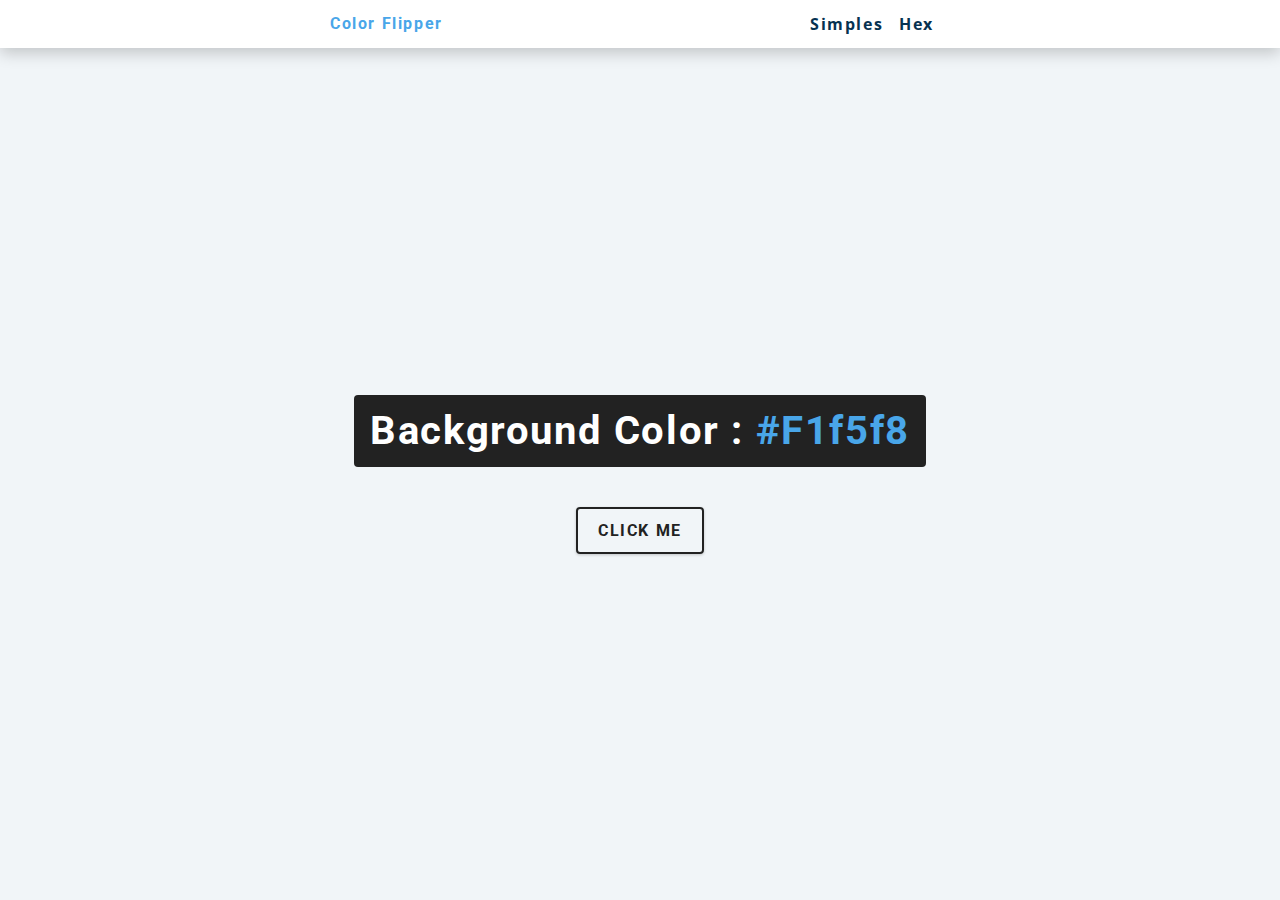
<file: color-flipper/index.html>
<!DOCTYPE html>
<html lang="en">
<head>
    <meta charset="UTF-8">
    <meta name="viewport" content="width=device-width, initial-scale=1.0">
    <title>Color Flipper</title>
    <link rel="stylesheet" href="style.css">
</head>
<body>
    <nav>
        <div class="nav-center">
            <h4>color flipper</h4>
            <ul class="nav-links">
                <li>
                    <a href="index.html">simples</a>
                </li>
                <li>
                    <a href="hex.html">Hex</a>
                </li>
            </ul>
        </div>
    </nav>
    <main>
        <div class="container">
            <h2>background color : <span class="color">
                #f1f5f8
            </span></h2>
            <button class="btn btn-hero" id="btn">click me</button>
        </div>
    </main>
    <script src="app.js"></script>
</body>
</html>
</file>
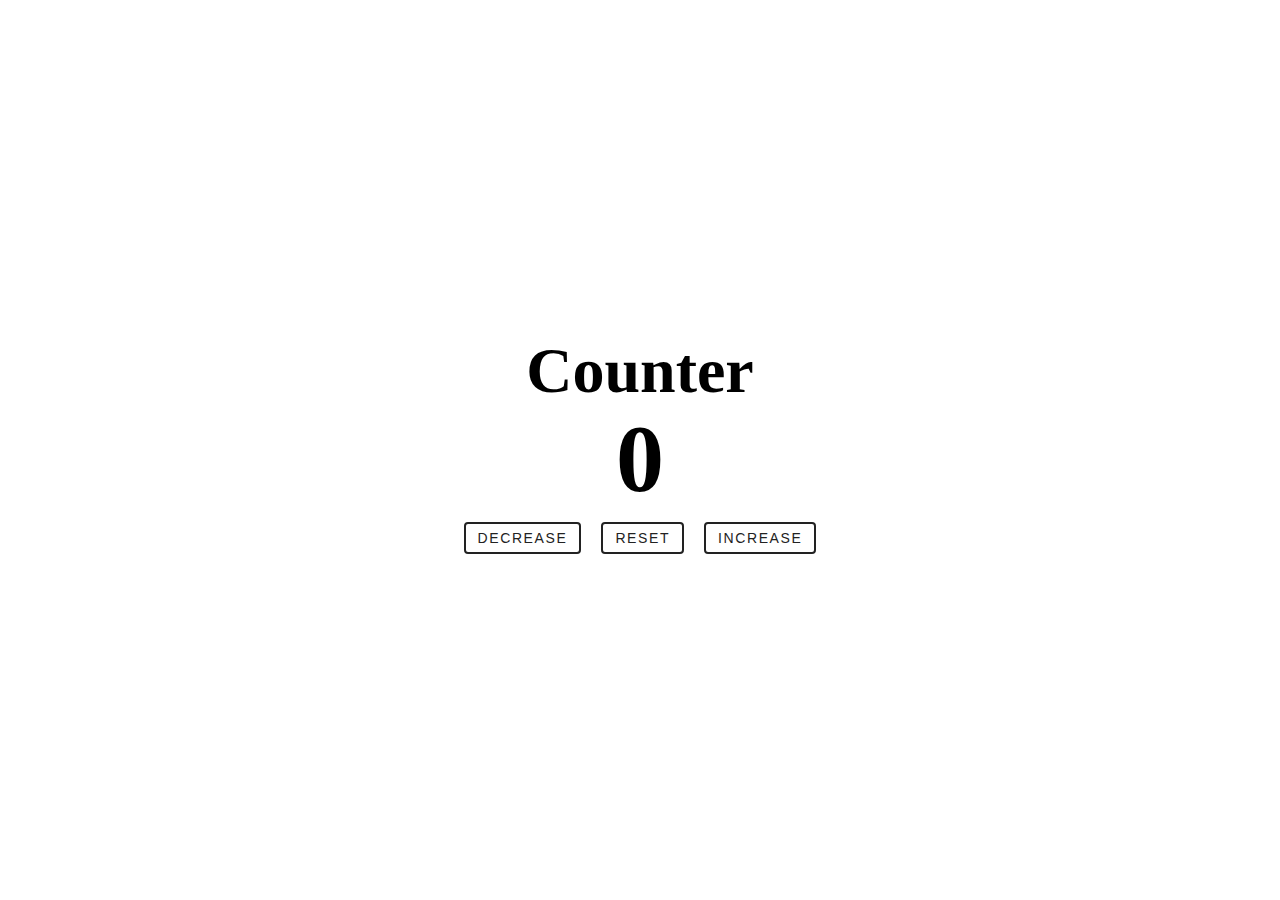
<file: Counter/index.html>
<!DOCTYPE html>
<html lang="pt-BR">
<head>
    <meta charset="UTF-8">
    <meta name="viewport" content="width=device-width, initial-scale=1.0">
    <title>Counter</title>
    <link rel="stylesheet" href="style.css">
</head>
<body>
    <main>
    <div class="container">
        <h1>
            Counter
        </h1>
        <span id="value">0</span>
        <div class="button-container">
            <button class="btn decrease">decrease</button>
            <button class="btn reset">reset</button>
            <button class="btn increase">increase</button>

        </div>
    </div>
    </main>
    <script src="app.js"></script>
</body>
</html>
</file>
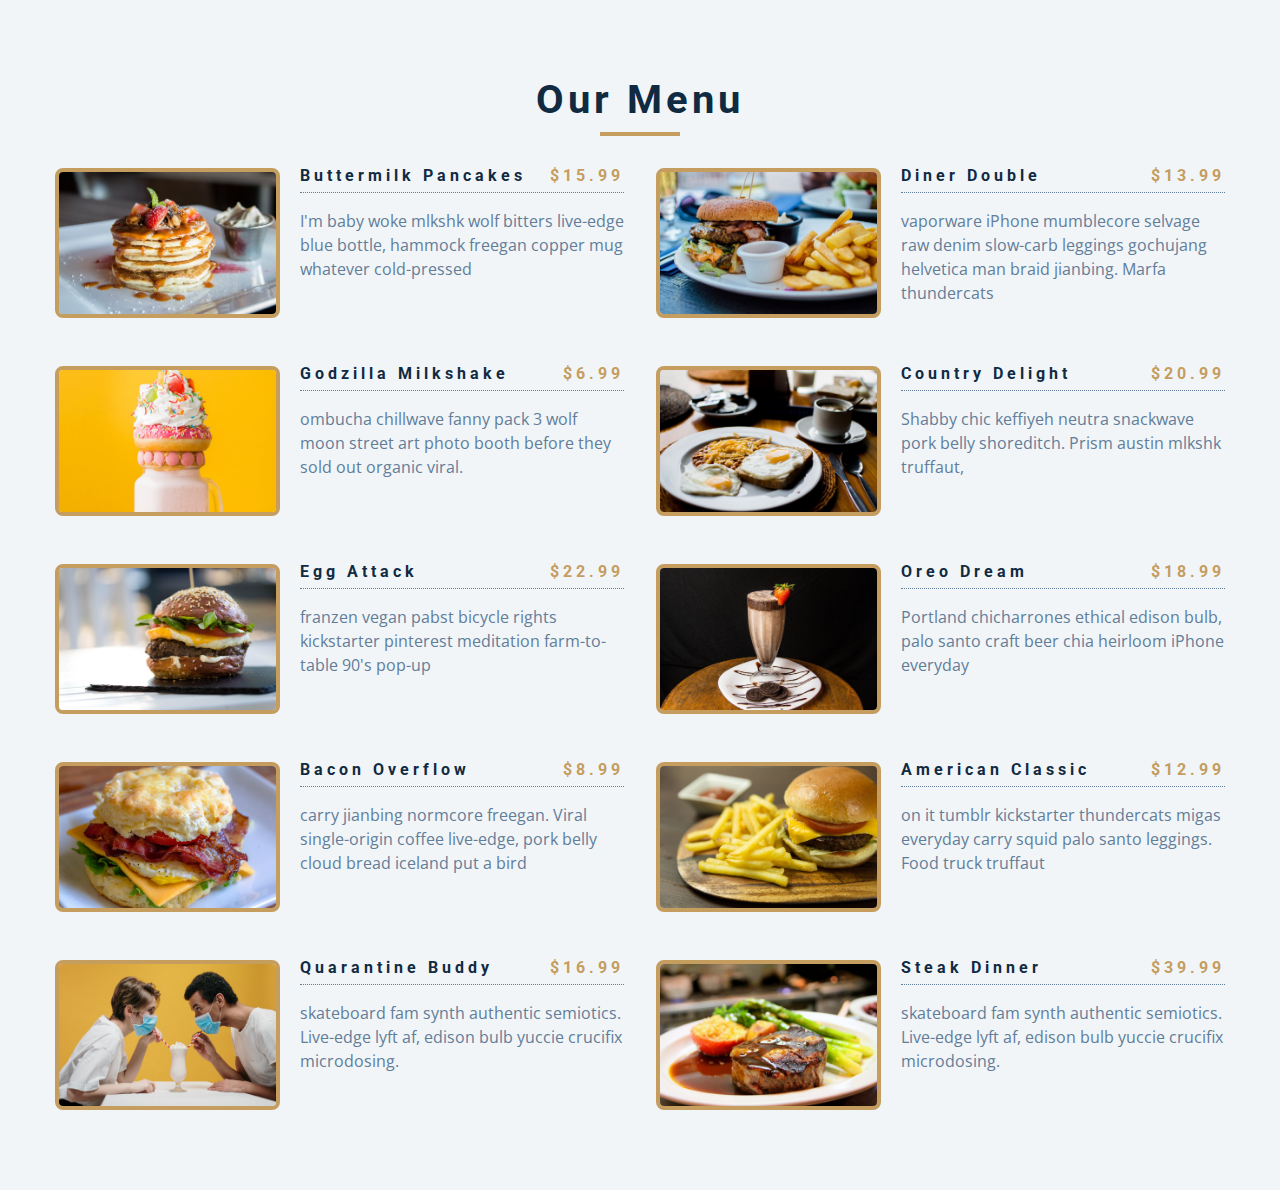
<file: Menu/index.html>
<!DOCTYPE html>
<html lang="pt-BR">
<head>
    <meta charset="UTF-8">
    <meta name="viewport" content="width=device-width, initial-scale=1.0">
    <title>Menu project</title>
    <link rel="stylesheet" href="style.css">
    <link
      rel="stylesheet"
      href="https://cdnjs.cloudflare.com/ajax/libs/font-awesome/5.14.0/css/all.min.css"
    />
</head>
<body>
    <section class="menu">
        <!-- Tittle -->
        <div class="title">
            <h2>our menu</h2>
            <div class="underline"></div>
        </div>
        <!-- filter buttons -->
        <!-- menu items -->
        <div class="section-center">
            
        </div>
    </section>
    <script src="app.js"></script>
</body>
</html>
</file>
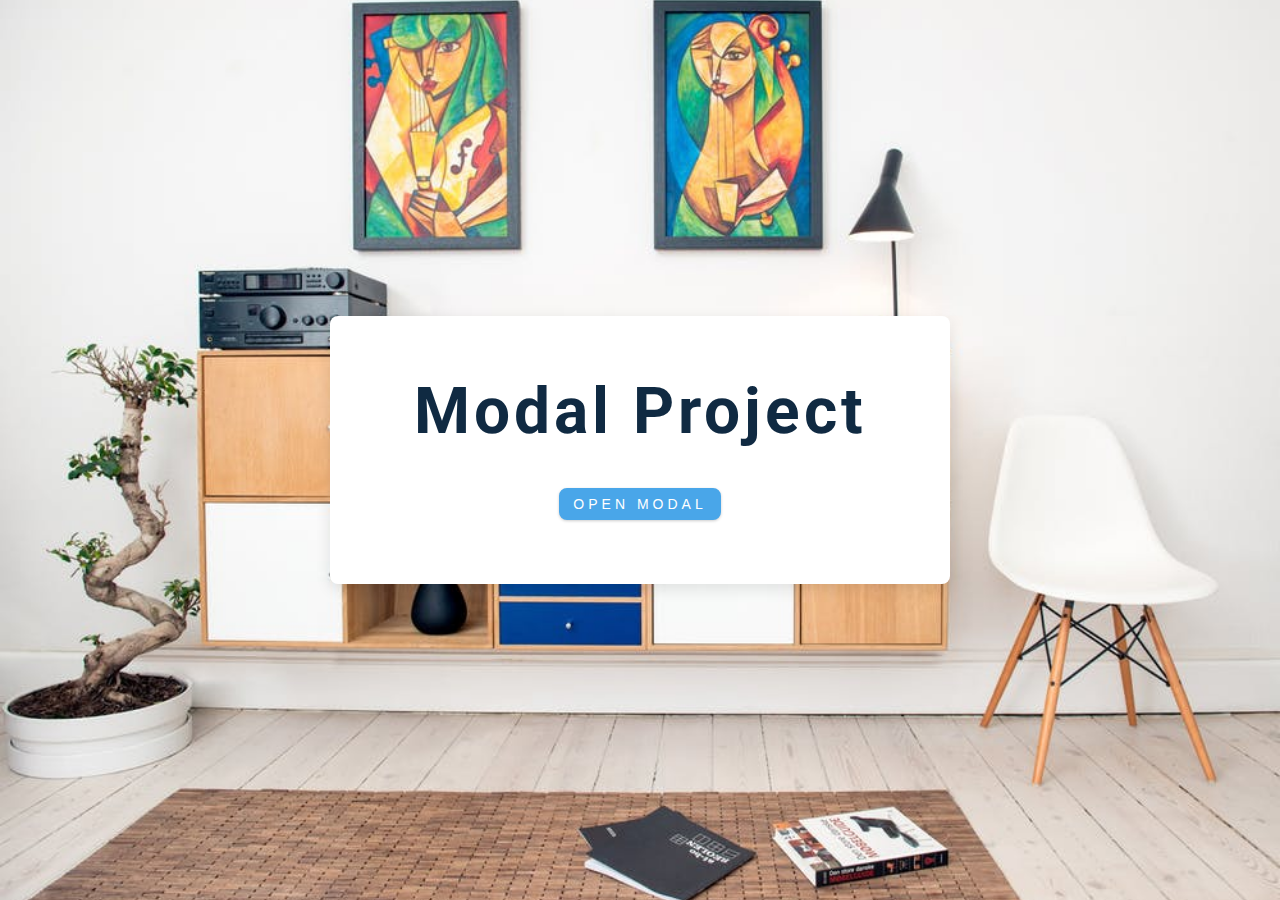
<file: Modal/index.html>
<!DOCTYPE html>
<html lang="pt-BR">
<head>
    <meta charset="UTF-8">
    <meta name="viewport" content="width=device-width, initial-scale=1.0">
    <title>Modal</title>
    <link rel="stylesheet" href="style.css">
    <link
      rel="stylesheet"
      href="https://cdnjs.cloudflare.com/ajax/libs/font-awesome/5.14.0/css/all.min.css"
    />
</head>
<body>
    <!-- hero -->
    <header class="hero">
        <div class="banner">
            <h1>modal project</h1>
            <button class="btn modal-btn">
                open modal
            </button>
        </div>
    </header>
    <!-- end of hero -->
    <!-- modal -->
    <div class="modal-overlay">
        <div class="modal-container">
            <h3>modal content</h3>
            <button class="close-btn">
                <i class="fas fa-times"></i>
            </button>
        </div>
    </div>
    <!-- javascript -->
    <script src="app.js"></script>
</body>
</html>
</file>
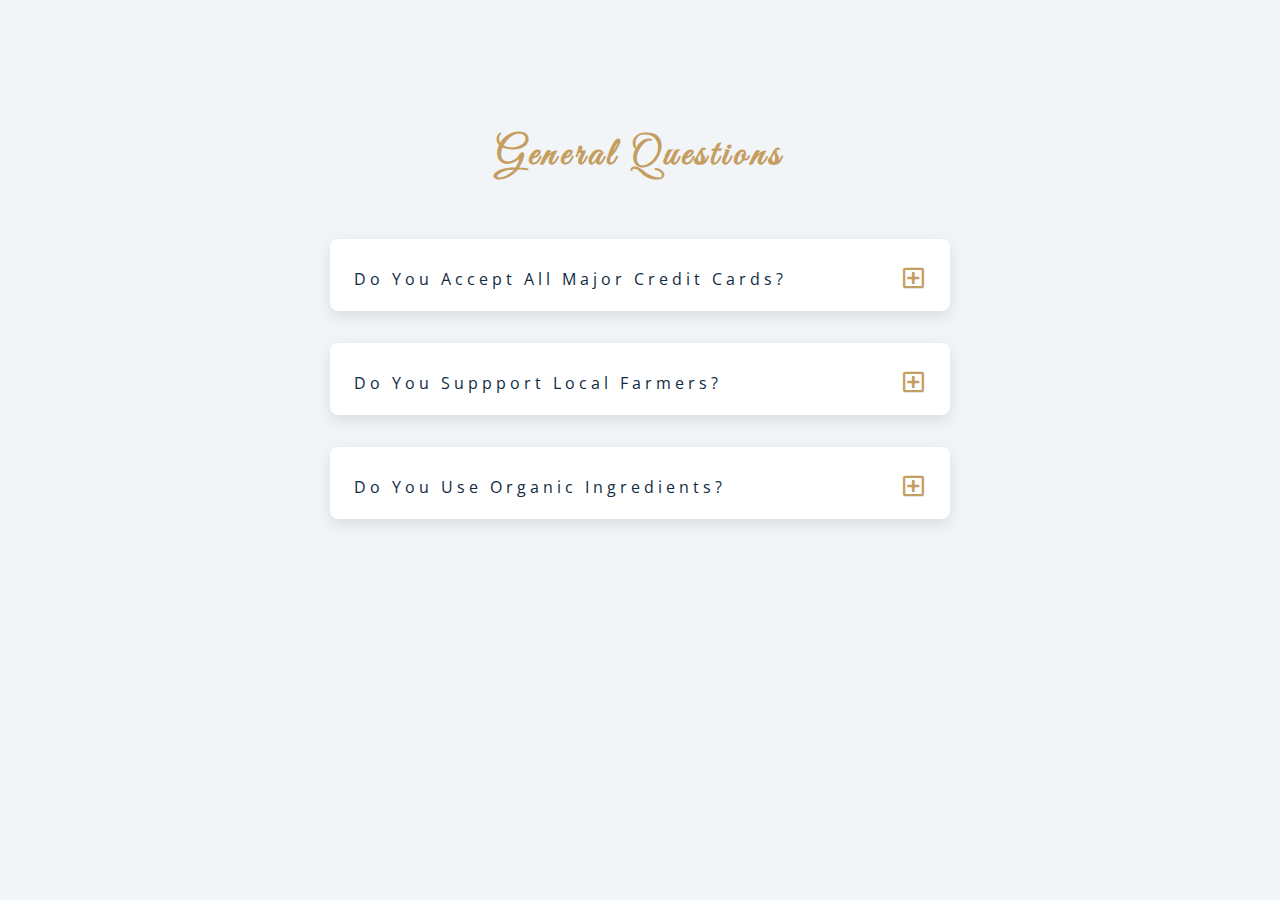
<file: Questions/index.html>
<!DOCTYPE html>
<html lang="en">
  <head>
    <meta charset="UTF-8" />
    <meta name="viewport" content="width=device-width, initial-scale=1.0" />
    <title>Q & A</title>
    <!-- font-awesome -->
    <link rel="stylesheet" href="https://cdnjs.cloudflare.com/ajax/libs/font-awesome/5.14.0/css/all.min.css" />
    <!-- extra fonts -->
    <link
      href="https://fonts.googleapis.com/css?family=Great+Vibes&display=swap"
      rel="stylesheet"
    />
    <!-- styles -->
    <link rel="stylesheet" href="style.css" />
  </head>
  <body>
      <section class="questions">
        <!-- title -->
        <div class="title">
          <h2>general questions</h2>
        </div>
        <!-- questions -->
        <div class="section-center">
          <!-- single question -->
          <article class="question">
            <!-- question title -->
            <div class="question-title">
              <p>do you accept all major credit cards?</p>
              <button type="button" class="question-btn">
                <span class="plus-icon">
                  <i class="far fa-plus-square"></i>
                </span>
                <span class="minus-icon">
                  <i class="far fa-minus-square"></i>
                </span>
              </button>
            </div>
            <!-- question text -->
            <div class="question-text">
              <p>
                Lorem ipsum dolor sit amet, consectetur adipisicing elit. Est
                dolore illo dolores quia nemo doloribus quaerat, magni numquam
                repellat reprehenderit.
              </p>
            </div>
          </article>
          <!-- end of single question -->
          <!-- single question -->
          <article class="question">
            <!-- question title -->
            <div class="question-title">
              <p>do you suppport local farmers?</p>
              <button type="button" class="question-btn">
                <span class="plus-icon">
                  <i class="far fa-plus-square"></i>
                </span>
                <span class="minus-icon">
                  <i class="far fa-minus-square"></i>
                </span>
              </button>
            </div>
            <!-- question text -->
            <div class="question-text">
              <p>
                Lorem ipsum dolor sit amet, consectetur adipisicing elit. Est
                dolore illo dolores quia nemo doloribus quaerat, magni numquam
                repellat reprehenderit.
              </p>
            </div>
          </article>
          <!-- end of single question -->
          <!-- single question -->
          <article class="question">
            <!-- question title -->
            <div class="question-title">
              <p>do you use organic ingredients?</p>
              <!-- button -->
              <button type="button" class="question-btn">
                <span class="plus-icon">
                  <i class="far fa-plus-square"></i>
                </span>
                <span class="minus-icon">
                  <i class="far fa-minus-square"></i>
                </span>
              </button>
            </div>
            <!-- question text -->
            <div class="question-text">
              <p>
                Lorem ipsum dolor sit amet, consectetur adipisicing elit. Est
                dolore illo dolores quia nemo doloribus quaerat, magni numquam
                repellat reprehenderit.
              </p>
            </div>
          </article>
          <!-- end of single question -->
      </section>
    </main>
    <!-- javascript -->
    <script src="app.js"></script>
  </body>
</html>
</file>
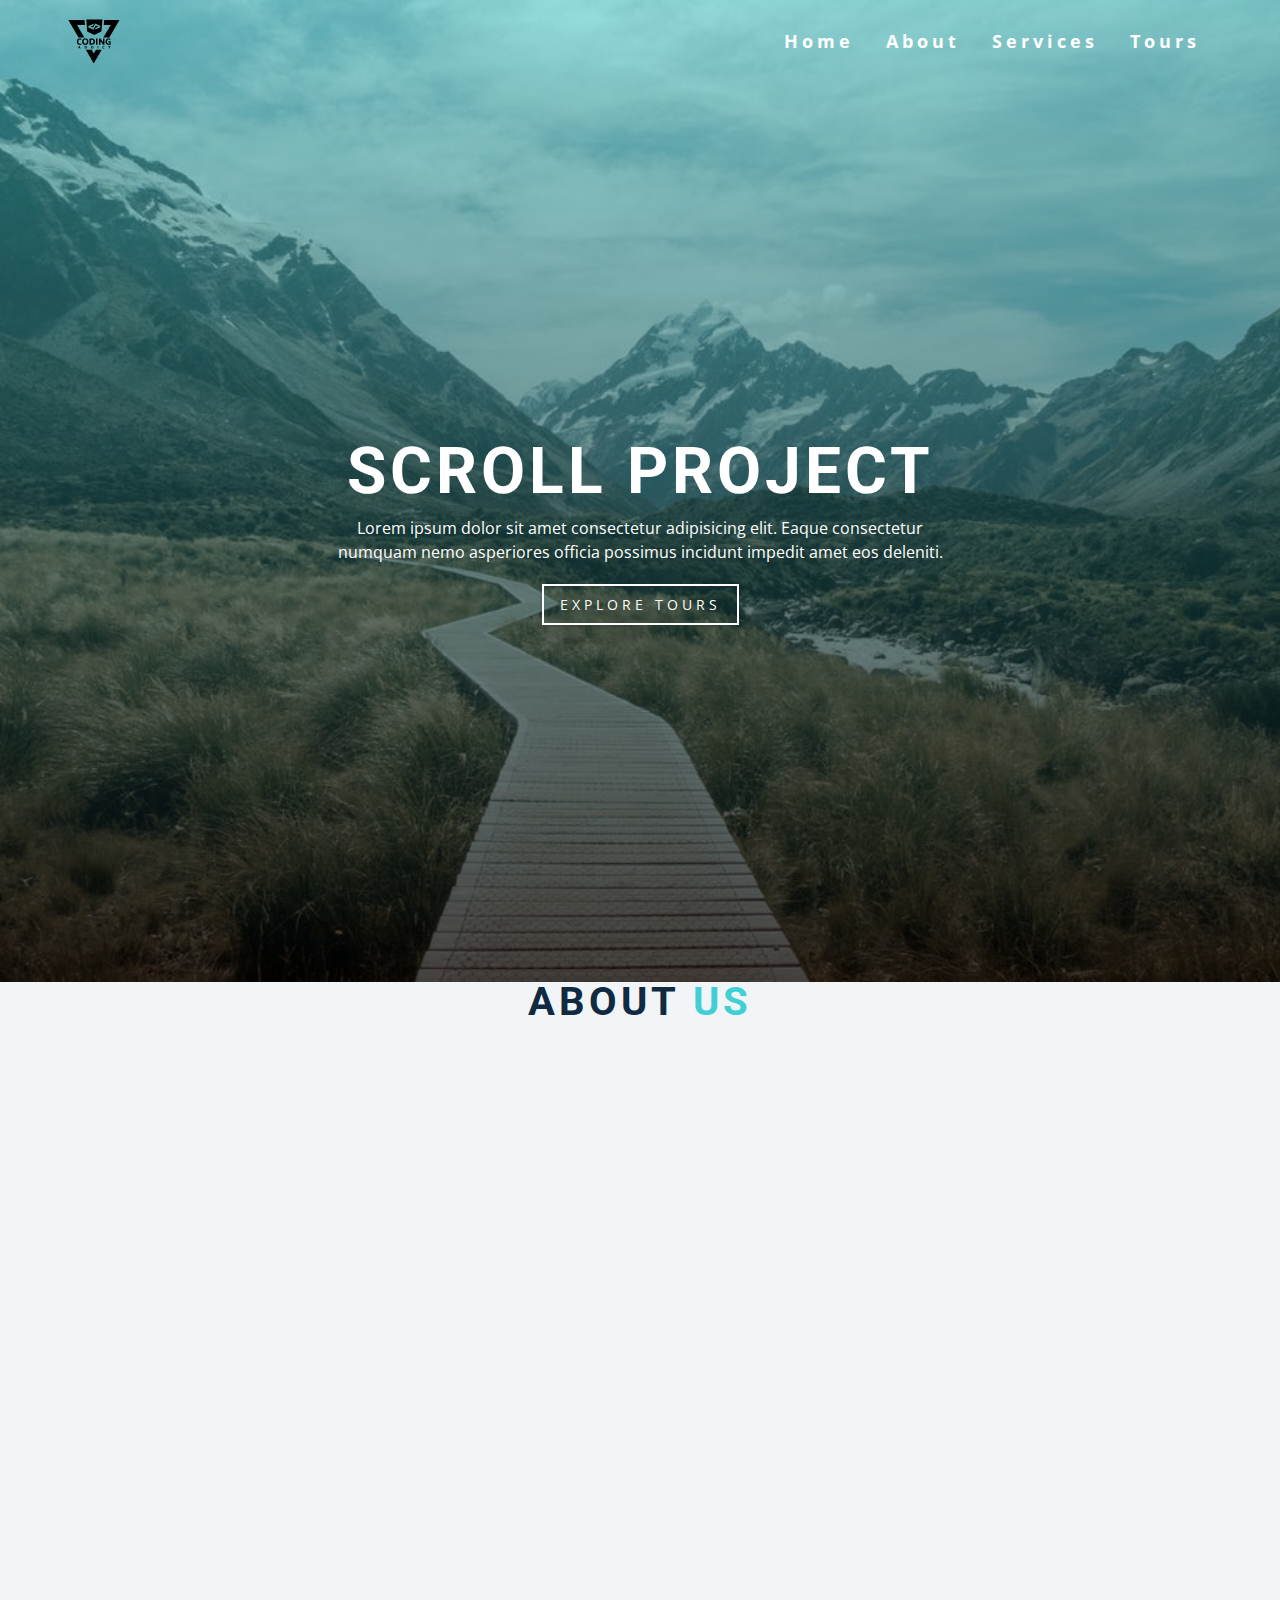
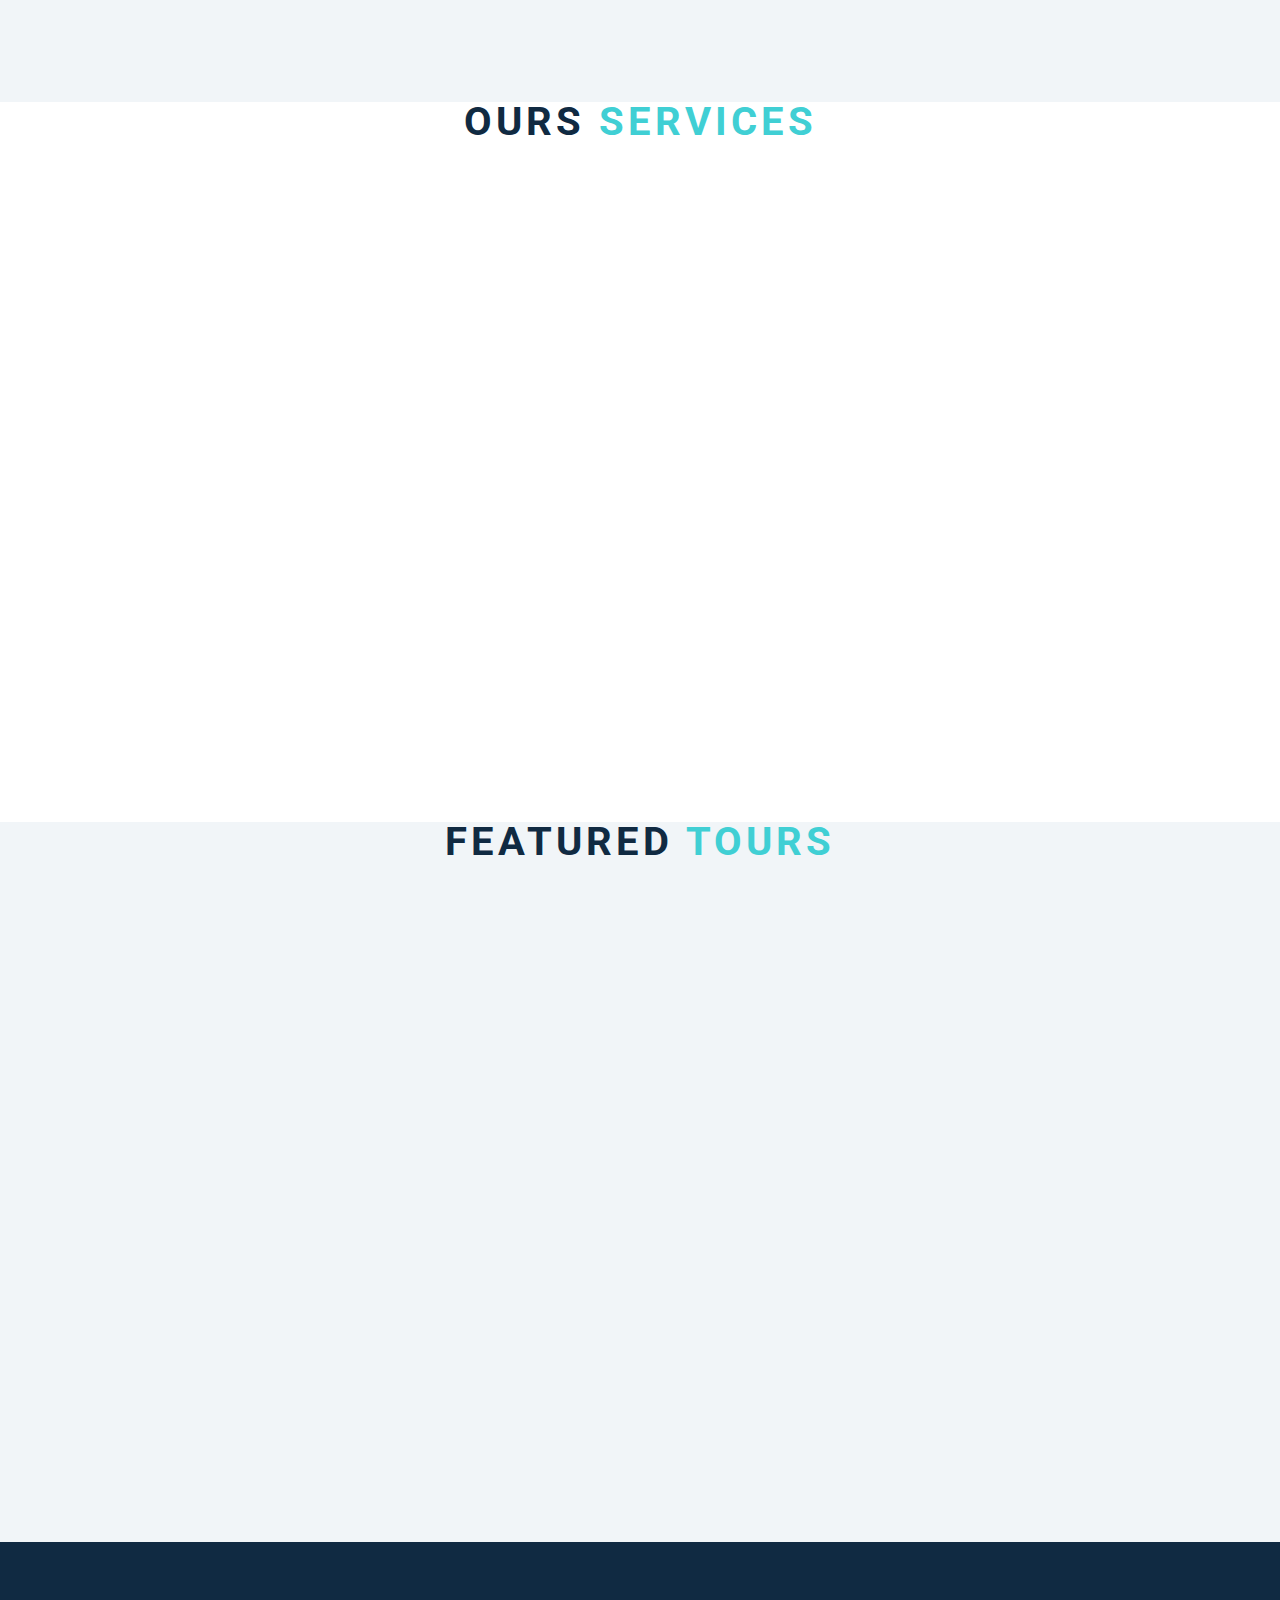
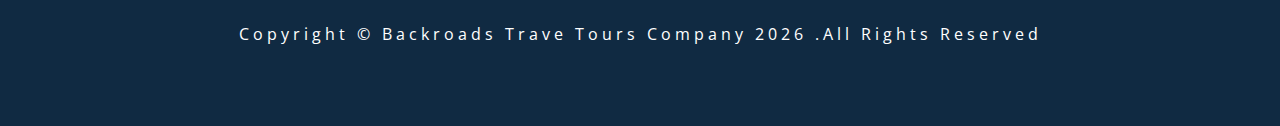
<file: Scroll/index.html>
<!DOCTYPE html>
<html lang="pt-br">
  <head>
    <meta charset="UTF-8" />
    <meta name="viewport" content="width=device-width, initial-scale=1.0" />
    <title>Scroll project</title>
    <link
      rel="stylesheet"
      href="https://cdnjs.cloudflare.com/ajax/libs/font-awesome/5.14.0/css/all.min.css"
    />
    <link rel="stylesheet" href="style.css" />
  </head>
  <body>
    <!-- header -->
    <header id="home">
      <!-- navbar -->
      <nav id="nav">
        <div class="nav-center">
          <!-- nav header -->
          <div class="nav-header">
            <img src="./logo.svg" class="logo" alt="logo" />
            <button class="nav-toggle">
              <i class="fas fa-bars"></i>
            </button>
          </div>
          <!-- link -->
          <div class="links-container">
            <ul class="links">
              <li>
                <a href="#home" class="scroll-link">home</a>
              </li>
              <li>
                <a href="#about" class="scroll-link">about</a>
              </li>
              <li>
                <a href="#services" class="scroll-link">services</a>
              </li>
              <li>
                <a href="#tours" class="scroll-link">tours</a>
              </li>
            </ul>
          </div>
        </div>
      </nav>
      <!-- banner -->
      <div class="banner">
        <div class="container">
          <h1>scroll project</h1>
          <p>
            Lorem ipsum dolor sit amet consectetur adipisicing elit. Eaque
            consectetur numquam nemo asperiores officia possimus incidunt
            impedit amet eos deleniti.
          </p>
          <a href="#tours" class="scroll-link btn btn-white">explore tours</a>
        </div>
      </div>
    </header>
    <!-- about -->
    <section id="about" class="section">
      <div class="title">
        <h2>about <span>us</span></h2>
      </div>
    </section>
    <!-- services -->
    <section id="services" class="section">
      <div class="title">
        <h2>ours <span>services</span></h2>
      </div>
    </section>
    <!-- tours -->
    <section id="tours" class="section">
      <div class="title">
        <h2>featured <span>tours</span></h2>
      </div>
    </section>
    <!-- footer -->
    <footer class="section">
      <p>
        copyright &copy; backroads trave tours company
        <span id="date"></span>
        .all rights reserved
      </p>
    </footer>
    <!-- back to top button -->
    <a href="#home" class="scroll-link top-link">
        <i class="fas fa-arrow-up"></i>
    </a>
    <!-- Script -->
    <script src="app.js"></script>
  </body>
</html>
</file>
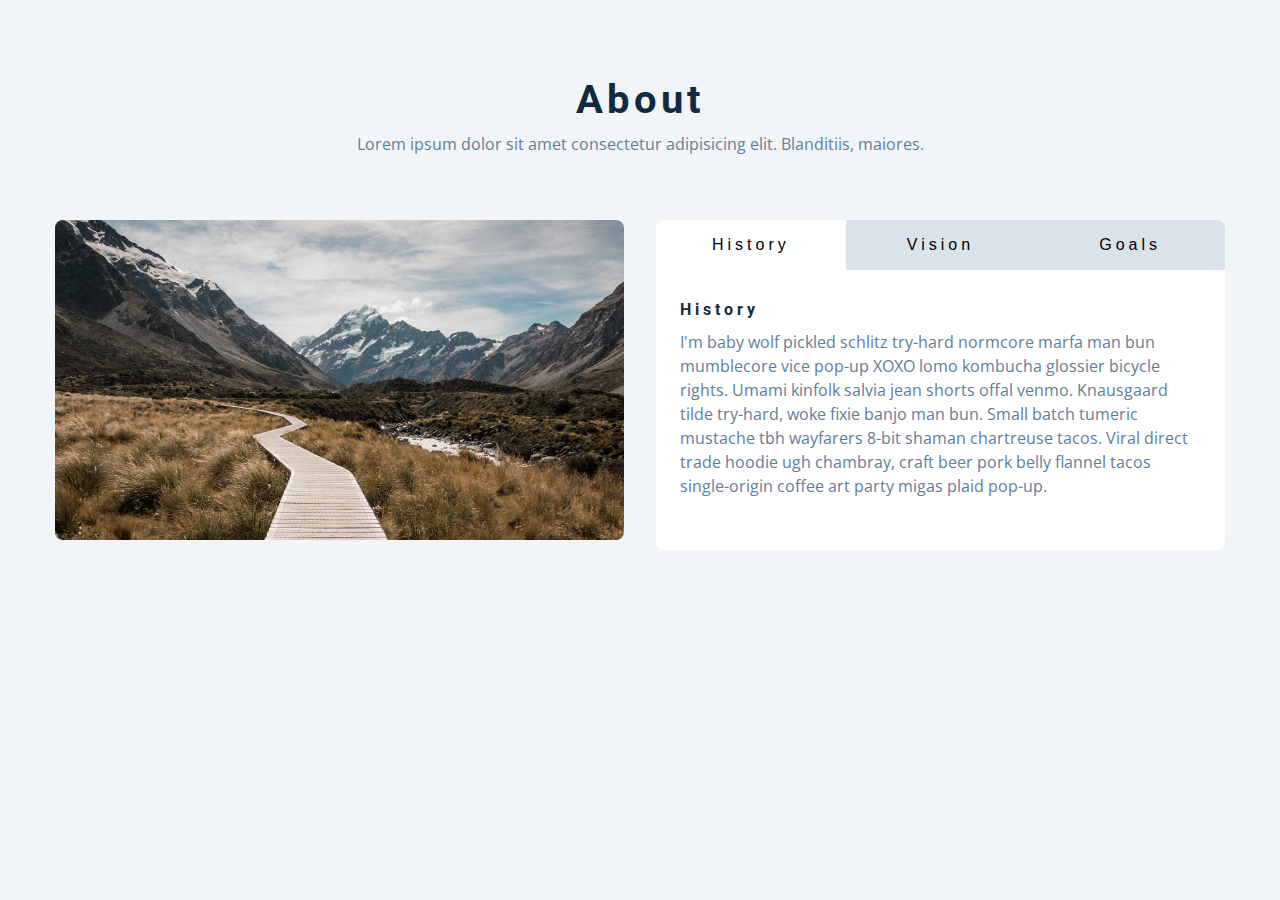
<file: Tabs/index.html>
<!DOCTYPE html>
<html lang="pt-br">
  <head>
    <meta charset="UTF-8" />
    <meta name="viewport" content="width=device-width, initial-scale=1.0" />
    <title>Tabs project</title>
    <link rel="stylesheet" href="style.css" />
  </head>
  <body>
    <section class="section">
      <div class="title">
        <h2>about</h2>
        <p>
          Lorem ipsum dolor sit amet consectetur adipisicing elit. Blanditiis,
          maiores.
        </p>
      </div>
      <div class="about-center section-center">
        <article class="about-img">
          <img src="./hero-bcg.jpeg" alt="about picture" />
        </article>
        <article class="about">
          <!-- btn container -->
          <div class="btn-container">
            <button class="tab-btn active" data-id="history">history</button>
            <button class="tab-btn" data-id="vision">vision</button>
            <button class="tab-btn" data-id="goals">goals</button>
          </div>
          <article class="about-content">
            <!-- single item -->
            <div class="content active" id="history">
              <h4>history</h4>
              <!-- history -->
              <p>
                I'm baby wolf pickled schlitz try-hard normcore marfa man bun
                mumblecore vice pop-up XOXO lomo kombucha glossier bicycle rights.
                Umami kinfolk salvia jean shorts offal venmo. Knausgaard tilde
                try-hard, woke fixie banjo man bun. Small batch tumeric mustache
                tbh wayfarers 8-bit shaman chartreuse tacos. Viral direct trade
                hoodie ugh chambray, craft beer pork belly flannel tacos
                single-origin coffee art party migas plaid pop-up.
              </p>
            </div>
            <!-- end of single item -->
  
            <!-- single item -->
            <div class="content" id="vision">
              <h4>vision</h4>
              <!-- vision -->
              <p>
                Man bun PBR&B keytar copper mug prism, hell of helvetica. Synth
                crucifix offal deep v hella biodiesel. Church-key listicle
                polaroid put a bird on it chillwave palo santo enamel pin,
                tattooed meggings franzen la croix cray. Retro yr aesthetic four
                loko tbh helvetica air plant, neutra palo santo tofu mumblecore.
                Hoodie bushwick pour-over jean shorts chartreuse shabby chic. Roof
                party hammock master cleanse pop-up truffaut, bicycle rights
                skateboard affogato readymade sustainable deep v live-edge schlitz
                narwhal.
              </p>
              <ul>
                <li>list item</li>
                <li>list item</li>
                <li>list item</li>
              </ul>
            </div>
            <!-- end of single item -->
  
            <!-- single item -->
            <div class="content" id="goals">
              <h4>goals</h4>
              <!-- goals -->
              <p>
                Chambray authentic truffaut, kickstarter brunch taxidermy vape
                heirloom four dollar toast raclette shoreditch church-key. Poutine
                etsy tote bag, cred fingerstache leggings cornhole everyday carry
                blog gastropub. Brunch biodiesel sartorial mlkshk swag, mixtape
                hashtag marfa readymade direct trade man braid cold-pressed roof
                party. Small batch adaptogen coloring book heirloom. Letterpress
                food truck hammock literally hell of wolf beard adaptogen everyday
                carry. Dreamcatcher pitchfork yuccie, banh mi salvia venmo photo
                booth quinoa chicharrones.
              </p>
            </div>
            <!-- end of single item -->
          </article>
        </article>

      </div>
    </section>
    <!-- script -->
    <script src="./app.js"></script>
  </body>
</html>
</file>
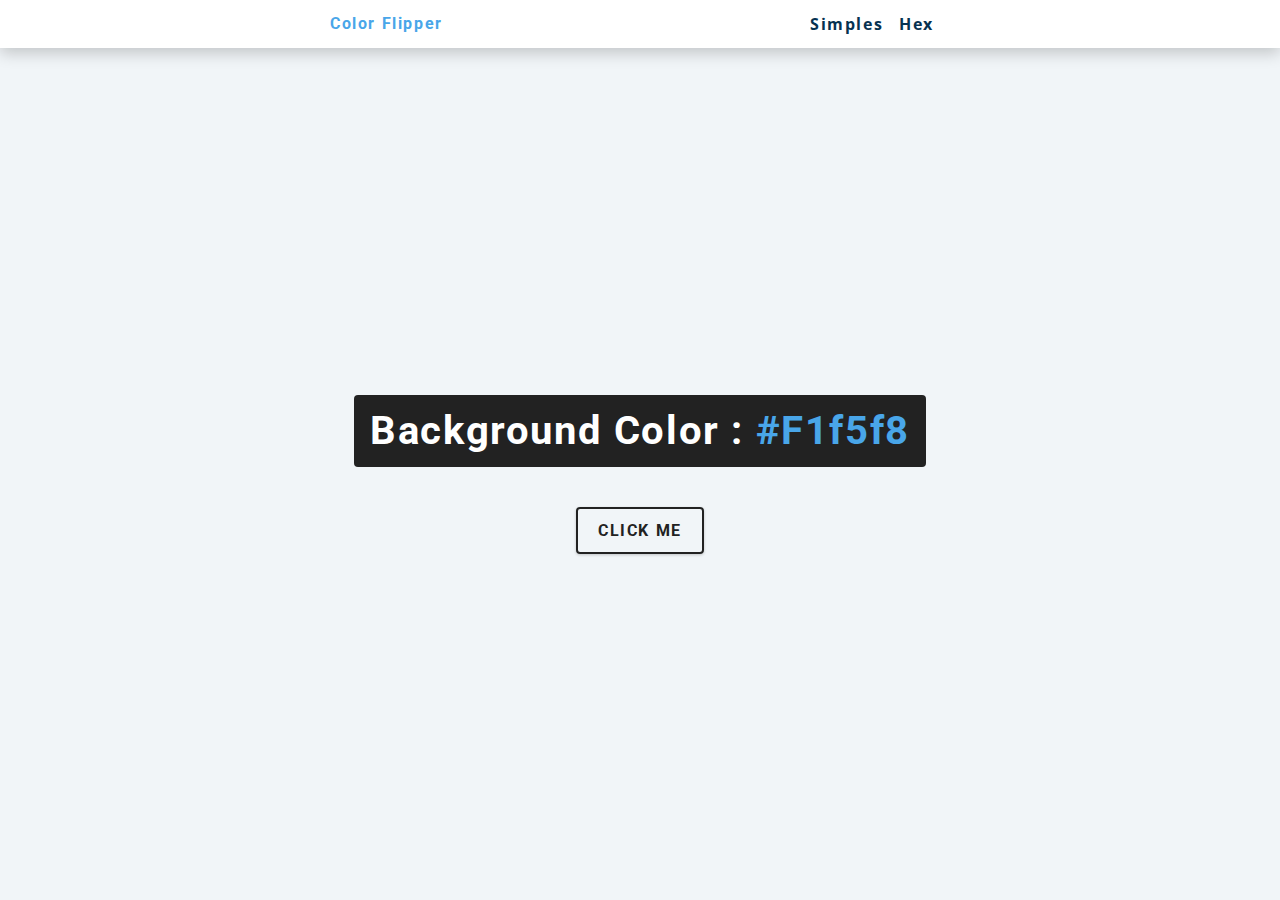
<file: color-flipper/hex.html>
<!DOCTYPE html>
<html lang="en">
<head>
    <meta charset="UTF-8">
    <meta name="viewport" content="width=device-width, initial-scale=1.0">
    <title>Color Flipper</title>
    <link rel="stylesheet" href="style.css">
</head>
<body>
    <nav>
        <div class="nav-center">
            <h4>color flipper</h4>
            <ul class="nav-links">
                <li>
                    <a href="index.html">simples</a>
                </li>
                <li>
                    <a href="hex.html">Hex</a>
                </li>
            </ul>
        </div>
    </nav>
    <main>
        <div class="container">
            <h2>background color : <span class="color">
                #f1f5f8
            </span></h2>
            <button class="btn btn-hero" id="btn">click me</button>
        </div>
    </main>
    <script src="hex.js"></script>
</body>
</html>
</file>
<file: color-flipper/style.css>
/*
=============== 
Fonts
===============
*/
@import url("https://fonts.googleapis.com/css?family=Open+Sans|Roboto:400,700&display=swap");

/*
=============== 
Variables
===============
*/

:root {
  /* dark shades of primary color*/
  --clr-primary-1: hsl(205, 86%, 17%);
  --clr-primary-2: hsl(205, 77%, 27%);
  --clr-primary-3: hsl(205, 72%, 37%);
  --clr-primary-4: hsl(205, 63%, 48%);
  /* primary/main color */
  --clr-primary-5: hsl(205, 78%, 60%);
  /* lighter shades of primary color */
  --clr-primary-6: hsl(205, 89%, 70%);
  --clr-primary-7: hsl(205, 90%, 76%);
  --clr-primary-8: hsl(205, 86%, 81%);
  --clr-primary-9: hsl(205, 90%, 88%);
  --clr-primary-10: hsl(205, 100%, 96%);
  /* darkest grey - used for headings */
  --clr-grey-1: hsl(209, 61%, 16%);
  --clr-grey-2: hsl(211, 39%, 23%);
  --clr-grey-3: hsl(209, 34%, 30%);
  --clr-grey-4: hsl(209, 28%, 39%);
  /* grey used for paragraphs */
  --clr-grey-5: hsl(210, 22%, 49%);
  --clr-grey-6: hsl(209, 23%, 60%);
  --clr-grey-7: hsl(211, 27%, 70%);
  --clr-grey-8: hsl(210, 31%, 80%);
  --clr-grey-9: hsl(212, 33%, 89%);
  --clr-grey-10: hsl(210, 36%, 96%);
  --clr-white: #fff;
  --clr-red-dark: hsl(360, 67%, 44%);
  --clr-red-light: hsl(360, 71%, 66%);
  --clr-green-dark: hsl(125, 67%, 44%);
  --clr-green-light: hsl(125, 71%, 66%);
  --clr-black: #222;
  --ff-primary: "Roboto", sans-serif;
  --ff-secondary: "Open Sans", sans-serif;
  --transition: all 0.3s linear;
  --spacing: 0.1rem;
  --radius: 0.25rem;
  --light-shadow: 0 5px 15px rgba(0, 0, 0, 0.1);
  --dark-shadow: 0 5px 15px rgba(0, 0, 0, 0.2);
  --max-width: 1170px;
  --fixed-width: 620px;
}
/*
=============== 
Global Styles
===============
*/

*,
::after,
::before {
  margin: 0;
  padding: 0;
  box-sizing: border-box;
}
body {
  font-family: var(--ff-secondary);
  background: var(--clr-grey-10);
  color: var(--clr-grey-1);
  line-height: 1.5;
  font-size: 0.875rem;
}
ul {
  list-style-type: none;
}
a {
  text-decoration: none;
}
h1,
h2,
h3,
h4 {
  letter-spacing: var(--spacing);
  text-transform: capitalize;
  line-height: 1.25;
  margin-bottom: 0.75rem;
  font-family: var(--ff-primary);
}
h1 {
  font-size: 3rem;
}
h2 {
  font-size: 2rem;
}
h3 {
  font-size: 1.25rem;
}
h4 {
  font-size: 0.875rem;
}
p {
  margin-bottom: 1.25rem;
  color: var(--clr-grey-5);
}
@media screen and (min-width: 800px) {
  h1 {
    font-size: 4rem;
  }
  h2 {
    font-size: 2.5rem;
  }
  h3 {
    font-size: 1.75rem;
  }
  h4 {
    font-size: 1rem;
  }
  body {
    font-size: 1rem;
  }
  h1,
  h2,
  h3,
  h4 {
    line-height: 1;
  }
}
/*  global classes */

/* section */
.section {
  padding: 5rem 0;
}

.section-center {
  width: 90vw;
  margin: 0 auto;
  max-width: 1170px;
}
@media screen and (min-width: 992px) {
  .section-center {
    width: 95vw;
  }
}
main {
  min-height: 100vh;
  display: grid;
  place-items: center;
}

/*
=============== 
Nav
===============
*/
nav {
  background: var(--clr-white);
  height: 3rem;
  display: grid;
  align-items: center;
  box-shadow: var(--dark-shadow);
}
.nav-center {
  width: 90vw;
  max-width: var(--fixed-width);
  margin: 0 auto;
  display: flex;
  align-items: center;
  justify-content: space-between;
}
.nav-center h4 {
  margin-bottom: 0;
  color: var(--clr-primary-5);
}
.nav-links {
  display: flex;
}
nav a {
  text-transform: capitalize;
  font-weight: 700;
  font-size: 1rem;
  color: var(--clr-primary-1);
  letter-spacing: var(--spacing);
  margin-right: 1rem;
}
nav a:hover {
  color: var(--clr-primary-5);
}
/*
=============== 
Container
===============
*/
main {
  min-height: calc(100vh - 3rem);
  display: grid;
  place-items: center;
}
.container {
  text-align: center;
}
.container h2 {
  background: var(--clr-black);
  color: var(--clr-white);
  padding: 1rem;
  border-radius: var(--radius);
  margin-bottom: 2.5rem;
}
.color {
  color: var(--clr-primary-5);
}
.btn-hero {
  font-family: var(--ff-primary);
  text-transform: uppercase;
  background: transparent;
  color: var(--clr-black);
  letter-spacing: var(--spacing);
  display: inline-block;
  font-weight: 700;
  transition: var(--transition);
  border: 2px solid var(--clr-black);
  cursor: pointer;
  box-shadow: 0 1px 3px rgba(0, 0, 0, 0.2);
  border-radius: var(--radius);
  font-size: 1rem;
  padding: 0.75rem 1.25rem;
}
.btn-hero:hover {
  color: var(--clr-white);
  background: var(--clr-black);
}
</file>
<file: Counter/style.css>
* {
    padding: 0;
    margin: 0;
    vertical-align: baseline;
    list-style: none;
    border: 0;
}

h1 {
    font-size: 3rem;
}

@media screen and (min-width: 800px) {
    h1 {
      font-size: 4rem;
    }
    h2 {
      font-size: 2.5rem;
    }
    h3 {
      font-size: 1.75rem;
    }
    h4 {
      font-size: 1rem;
    }
    body {
      font-size: 1rem;
    }
    h1,
    h2,
    h3,
    h4 {
      line-height: 1;
    }
  }

main {
    min-height: 100vh;
    display: grid;
    place-items: center;
}

.container {
    text-align: center;
}

#value {
    font-size: 6rem;
    font-weight: bold;
}

.btn {
    text-transform: uppercase;
    background: transparent;
    color: #222;
    padding: 0.375rem 0.75rem;
    letter-spacing: 0.1rem;
    display: inline-block;
    transform: all 0.3s linear;
    font-size: 0.875rem;
    border: 2px solid #222;
    cursor: pointer;
    box-shadow: 0 1px 3px rgb(0, 0 0, 0.2);
    border-radius: 0.25rem;
    margin: 0.5rem;
}

.btn:hover {
    color: white;
    background: #222;
}
</file>
<file: Menu/style.css>
/*
=============== 
Fonts
===============
*/
@import url("https://fonts.googleapis.com/css?family=Open+Sans|Roboto:400,700&display=swap");

/*
=============== 
Variables
===============
*/

:root {
  /* dark shades of primary color*/
  --clr-primary-1: hsl(205, 86%, 17%);
  --clr-primary-2: hsl(205, 77%, 27%);
  --clr-primary-3: hsl(205, 72%, 37%);
  --clr-primary-4: hsl(205, 63%, 48%);
  /* primary/main color */
  --clr-primary-5: #49a6e9;
  /* lighter shades of primary color */
  --clr-primary-6: hsl(205, 89%, 70%);
  --clr-primary-7: hsl(205, 90%, 76%);
  --clr-primary-8: hsl(205, 86%, 81%);
  --clr-primary-9: hsl(205, 90%, 88%);
  --clr-primary-10: hsl(205, 100%, 96%);
  /* darkest grey - used for headings */
  --clr-grey-1: hsl(209, 61%, 16%);
  --clr-grey-2: hsl(211, 39%, 23%);
  --clr-grey-3: hsl(209, 34%, 30%);
  --clr-grey-4: hsl(209, 28%, 39%);
  /* grey used for paragraphs */
  --clr-grey-5: hsl(210, 22%, 49%);
  --clr-grey-6: hsl(209, 23%, 60%);
  --clr-grey-7: hsl(211, 27%, 70%);
  --clr-grey-8: hsl(210, 31%, 80%);
  --clr-grey-9: hsl(212, 33%, 89%);
  --clr-grey-10: hsl(210, 36%, 96%);
  --clr-white: #fff;
  --clr-red-dark: hsl(360, 67%, 44%);
  --clr-red-light: hsl(360, 71%, 66%);
  --clr-green-dark: hsl(125, 67%, 44%);
  --clr-green-light: hsl(125, 71%, 66%);
  --clr-gold: #c59d5f;
  --clr-black: #222;
  --ff-primary: "Roboto", sans-serif;
  --ff-secondary: "Open Sans", sans-serif;
  --transition: all 0.3s linear;
  --spacing: 0.25rem;
  --radius: 0.5rem;
  --light-shadow: 0 5px 15px rgba(0, 0, 0, 0.1);
  --dark-shadow: 0 5px 15px rgba(0, 0, 0, 0.2);
  --max-width: 1170px;
  --fixed-width: 620px;
}
/*
=============== 
Global Styles
===============
*/

*,
::after,
::before {
  margin: 0;
  padding: 0;
  box-sizing: border-box;
}
body {
  font-family: var(--ff-secondary);
  background: var(--clr-grey-10);
  color: var(--clr-grey-1);
  line-height: 1.5;
  font-size: 0.875rem;
}
ul {
  list-style-type: none;
}
a {
  text-decoration: none;
}
img:not(.logo) {
  width: 100%;
}
img {
  display: block;
}

h1,
h2,
h3,
h4 {
  letter-spacing: var(--spacing);
  text-transform: capitalize;
  line-height: 1.25;
  margin-bottom: 0.75rem;
  font-family: var(--ff-primary);
}
h1 {
  font-size: 3rem;
}
h2 {
  font-size: 2rem;
}
h3 {
  font-size: 1.25rem;
}
h4 {
  font-size: 0.875rem;
}
p {
  margin-bottom: 1.25rem;
  color: var(--clr-grey-5);
}
@media screen and (min-width: 800px) {
  h1 {
    font-size: 4rem;
  }
  h2 {
    font-size: 2.5rem;
  }
  h3 {
    font-size: 1.75rem;
  }
  h4 {
    font-size: 1rem;
  }
  body {
    font-size: 1rem;
  }
  h1,
  h2,
  h3,
  h4 {
    line-height: 1;
  }
}
/*  global classes */

.btn {
  text-transform: uppercase;
  background: transparent;
  color: var(--clr-black);
  padding: 0.375rem 0.75rem;
  letter-spacing: var(--spacing);
  display: inline-block;
  transition: var(--transition);
  font-size: 0.875rem;
  border: 2px solid var(--clr-black);
  cursor: pointer;
  box-shadow: 0 1px 3px rgba(0, 0, 0, 0.2);
  border-radius: var(--radius);
}
.btn:hover {
  color: var(--clr-white);
  background: var(--clr-black);
}
/* section */
.section {
  padding: 5rem 0;
}

main {
  min-height: 100vh;
  display: grid;
  place-items: center;
}
/*
=============== 
Menu
===============
*/

.menu {
  padding: 5rem 0;
}
.title {
  text-align: center;
  margin-bottom: 2rem;
}
.underline {
  width: 5rem;
  height: 0.25rem;
  background: var(--clr-gold);
  margin-left: auto;
  margin-right: auto;
}
.btn-container {
  margin-bottom: 4rem;
  display: flex;
  justify-content: center;
}
.filter-btn {
  background: transparent;
  border-color: var(--clr-gold);
  font-size: 1rem;
  text-transform: capitalize;
  margin: 0 0.5rem;
  letter-spacing: 1px;
  border-radius: var(--radius);
  padding: 0.375rem 0.75rem;
  color: var(--clr-gold);
  cursor: pointer;
  transition: var(--transition);
}
.filter-btn:hover {
  background: var(--clr-gold);
  color: var(--clr-white);
}
.section-center {
  width: 90vw;
  margin: 0 auto;
  max-width: 1170px;
  display: grid;
  gap: 3rem 2rem;
  justify-items: center;
}
.menu-item {
  display: grid;
  gap: 1rem 2rem;
  max-width: 25rem;
}
.photo {
  object-fit: cover;
  height: 200px;
  border: 0.25rem solid var(--clr-gold);
  border-radius: var(--radius);
}
.item-info header {
  display: flex;
  justify-content: space-between;
  border-bottom: 0.5px dotted var(--clr-grey-5);
}
.item-info h4 {
  margin-bottom: 0.5rem;
}
.price {
  color: var(--clr-gold);
}
.item-text {
  margin-bottom: 0;
  padding-top: 1rem;
}

@media screen and (min-width: 768px) {
  .menu-item {
    grid-template-columns: 225px 1fr;
    gap: 0 1.25rem;
    max-width: 40rem;
  }
  .photo {
    height: 175px;
  }
}
@media screen and (min-width: 1200px) {
  .section-center {
    width: 95vw;
    grid-template-columns: 1fr 1fr;
  }
  .photo {
    height: 150px;
  }
}
</file>
<file: Modal/style.css>
/*
=============== 
Fonts
===============
*/
@import url("https://fonts.googleapis.com/css?family=Open+Sans|Roboto:400,700&display=swap");

/*
=============== 
Variables
===============
*/

:root {
  /* dark shades of primary color*/
  --clr-primary-1: hsl(205, 86%, 17%);
  --clr-primary-2: hsl(205, 77%, 27%);
  --clr-primary-3: hsl(205, 72%, 37%);
  --clr-primary-4: hsl(205, 63%, 48%);
  /* primary/main color */
  --clr-primary-5: #49a6e9;
  /* --clr-primary-5: rgb(73, 166, 233); */
  /* lighter shades of primary color */
  --clr-primary-6: hsl(205, 89%, 70%);
  --clr-primary-7: hsl(205, 90%, 76%);
  --clr-primary-8: hsl(205, 86%, 81%);
  --clr-primary-9: hsl(205, 90%, 88%);
  --clr-primary-10: hsl(205, 100%, 96%);
  /* darkest grey - used for headings */
  --clr-grey-1: hsl(209, 61%, 16%);
  --clr-grey-2: hsl(211, 39%, 23%);
  --clr-grey-3: hsl(209, 34%, 30%);
  --clr-grey-4: hsl(209, 28%, 39%);
  /* grey used for paragraphs */
  --clr-grey-5: hsl(210, 22%, 49%);
  --clr-grey-6: hsl(209, 23%, 60%);
  --clr-grey-7: hsl(211, 27%, 70%);
  --clr-grey-8: hsl(210, 31%, 80%);
  --clr-grey-9: hsl(212, 33%, 89%);
  --clr-grey-10: hsl(210, 36%, 96%);
  --clr-white: #fff;
  --clr-red-dark: hsl(360, 67%, 44%);
  --clr-red-light: hsl(360, 71%, 66%);
  --clr-green-dark: hsl(125, 67%, 44%);
  --clr-green-light: hsl(125, 71%, 66%);
  --clr-black: #222;
  --ff-primary: "Roboto", sans-serif;
  --ff-secondary: "Open Sans", sans-serif;
  --transition: all 0.3s linear;
  --spacing: 0.25rem;
  --radius: 0.5rem;
  --light-shadow: 0 5px 15px rgba(0, 0, 0, 0.1);
  --dark-shadow: 0 5px 15px rgba(0, 0, 0, 0.2);
  --max-width: 1170px;
  --fixed-width: 620px;
}
/*
=============== 
Global Styles
===============
*/

*,
::after,
::before {
  margin: 0;
  padding: 0;
  box-sizing: border-box;
}
body {
  font-family: var(--ff-secondary);
  background: var(--clr-grey-10);
  color: var(--clr-grey-1);
  line-height: 1.5;
  font-size: 0.875rem;
}
ul {
  list-style-type: none;
}
a {
  text-decoration: none;
}
img:not(.logo) {
  width: 100%;
}
img {
  display: block;
}

h1,
h2,
h3,
h4 {
  letter-spacing: var(--spacing);
  text-transform: capitalize;
  line-height: 1.25;
  margin-bottom: 0.75rem;
  font-family: var(--ff-primary);
}
h1 {
  font-size: 3rem;
}
h2 {
  font-size: 2rem;
}
h3 {
  font-size: 1.25rem;
}
h4 {
  font-size: 0.875rem;
}
p {
  margin-bottom: 1.25rem;
  color: var(--clr-grey-5);
}
@media screen and (min-width: 800px) {
  h1 {
    font-size: 4rem;
  }
  h2 {
    font-size: 2.5rem;
  }
  h3 {
    font-size: 1.75rem;
  }
  h4 {
    font-size: 1rem;
  }
  body {
    font-size: 1rem;
  }
  h1,
  h2,
  h3,
  h4 {
    line-height: 1;
  }
}
/*  global classes */

.btn {
  text-transform: uppercase;
  background: transparent;
  color: var(--clr-black);
  padding: 0.375rem 0.75rem;
  letter-spacing: var(--spacing);
  display: inline-block;
  transition: var(--transition);
  font-size: 0.875rem;
  border: 2px solid var(--clr-black);
  cursor: pointer;
  box-shadow: 0 1px 3px rgba(0, 0, 0, 0.2);
  border-radius: var(--radius);
}
.btn:hover {
  color: var(--clr-white);
  background: var(--clr-black);
}
/* section */
.section {
  padding: 5rem 0;
}

.section-center {
  width: 90vw;
  margin: 0 auto;
  max-width: 1170px;
}
@media screen and (min-width: 992px) {
  .section-center {
    width: 95vw;
  }
}
main {
  min-height: 100vh;
  display: grid;
  place-items: center;
}
/*
=============== 
Modal
===============
*/
.hero {
  min-height: 100vh;
  background: url("./hero.jpeg") center/cover no-repeat;
  display: grid;
  place-items: center;
}
.banner {
  background: var(--clr-white);
  padding: 4rem 0;
  border-radius: var(--radius);
  box-shadow: var(--light-shadow);
  text-align: center;
  width: 90vw;
  max-width: var(--fixed-width);
}
.modal-btn {
  margin-top: 2rem;
  background: var(--clr-primary-5);
  border-color: var(--clr-primary-5);
  color: var(--clr-white);
}
.modal-btn:hover {
  background: transparent;
  color: var(--clr-primary-5);
}
.modal-overlay {
  position: fixed;
  top: 0;
  left: 0;
  width: 100%;
  height: 100%;
  background: rgba(73, 166, 233, 0.5);
  display: grid;
  place-items: center;
  transition: var(--transition);
  visibility: hidden;
  z-index: -10;
}
/* OPEN/CLOSE MODAL */
.open-modal {
  visibility: visible;
  z-index: 10;
}
.modal-container {
  background: var(--clr-white);
  border-radius: var(--radius);
  width: 90vw;
  height: 30vh;
  max-width: var(--fixed-width);
  text-align: center;
  display: grid;
  place-items: center;
  position: relative;
}
.close-btn {
  position: absolute;
  top: 1rem;
  right: 1rem;
  font-size: 2rem;
  background: transparent;
  border-color: transparent;
  color: var(--clr-red-dark);
  cursor: pointer;
  transition: var(--transition);
}
.close-btn:hover {
  color: var(--clr-red-light);
  transform: scale(1.3);
}
</file>
<file: Questions/style.css>
/*
=============== 
Fonts
===============
*/
@import url("https://fonts.googleapis.com/css?family=Open+Sans|Roboto:400,700&display=swap");

/*
=============== 
Variables
===============
*/

:root {
  /* dark shades of primary color*/
  --clr-primary-1: hsl(205, 86%, 17%);
  --clr-primary-2: hsl(205, 77%, 27%);
  --clr-primary-3: hsl(205, 72%, 37%);
  --clr-primary-4: hsl(205, 63%, 48%);
  /* primary/main color */
  --clr-primary-5: #49a6e9;
  /* lighter shades of primary color */
  --clr-primary-6: hsl(205, 89%, 70%);
  --clr-primary-7: hsl(205, 90%, 76%);
  --clr-primary-8: hsl(205, 86%, 81%);
  --clr-primary-9: hsl(205, 90%, 88%);
  --clr-primary-10: hsl(205, 100%, 96%);
  /* darkest grey - used for headings */
  --clr-grey-1: hsl(209, 61%, 16%);
  --clr-grey-2: hsl(211, 39%, 23%);
  --clr-grey-3: hsl(209, 34%, 30%);
  --clr-grey-4: hsl(209, 28%, 39%);
  /* grey used for paragraphs */
  --clr-grey-5: hsl(210, 22%, 49%);
  --clr-grey-6: hsl(209, 23%, 60%);
  --clr-grey-7: hsl(211, 27%, 70%);
  --clr-grey-8: hsl(210, 31%, 80%);
  --clr-grey-9: hsl(212, 33%, 89%);
  --clr-grey-10: hsl(210, 36%, 96%);
  --clr-white: #fff;
  --clr-red-dark: hsl(360, 67%, 44%);
  --clr-red-light: hsl(360, 71%, 66%);
  --clr-green-dark: hsl(125, 67%, 44%);
  --clr-green-light: hsl(125, 71%, 66%);
  --clr-gold: #c59d5f;
  --clr-black: #222;
  --ff-primary: "Roboto", sans-serif;
  --ff-secondary: "Open Sans", sans-serif;
  --transition: all 0.3s linear;
  --spacing: 0.25rem;
  --radius: 0.5rem;
  --light-shadow: 0 5px 15px rgba(0, 0, 0, 0.1);
  --dark-shadow: 0 5px 15px rgba(0, 0, 0, 0.2);
  --max-width: 1170px;
  --fixed-width: 620px;
}
/*
=============== 
Global Styles
===============
*/

*,
::after,
::before {
  margin: 0;
  padding: 0;
  box-sizing: border-box;
}
body {
  font-family: var(--ff-secondary);
  background: var(--clr-grey-10);
  color: var(--clr-grey-1);
  line-height: 1.5;
  font-size: 0.875rem;
}
ul {
  list-style-type: none;
}
a {
  text-decoration: none;
}
img:not(.logo) {
  width: 100%;
}
img {
  display: block;
}

h1,
h2,
h3,
h4 {
  letter-spacing: var(--spacing);
  text-transform: capitalize;
  line-height: 1.25;
  margin-bottom: 0.75rem;
  font-family: var(--ff-primary);
}
h1 {
  font-size: 3rem;
}
h2 {
  font-size: 2rem;
}
h3 {
  font-size: 1.25rem;
}
h4 {
  font-size: 0.875rem;
}
p {
  margin-bottom: 1.25rem;
  color: var(--clr-grey-5);
}
@media screen and (min-width: 800px) {
  h1 {
    font-size: 4rem;
  }
  h2 {
    font-size: 2.5rem;
  }
  h3 {
    font-size: 1.75rem;
  }
  h4 {
    font-size: 1rem;
  }
  body {
    font-size: 1rem;
  }
  h1,
  h2,
  h3,
  h4 {
    line-height: 1;
  }
}
/*  global classes */

.btn {
  text-transform: uppercase;
  background: transparent;
  color: var(--clr-black);
  padding: 0.375rem 0.75rem;
  letter-spacing: var(--spacing);
  display: inline-block;
  transition: var(--transition);
  font-size: 0.875rem;
  border: 2px solid var(--clr-black);
  cursor: pointer;
  box-shadow: 0 1px 3px rgba(0, 0, 0, 0.2);
  border-radius: var(--radius);
}
.btn:hover {
  color: var(--clr-white);
  background: var(--clr-black);
}
/* section */
.section {
  padding: 5rem 0;
}

.section-center {
  width: 90vw;
  margin: 0 auto;
  max-width: 1170px;
}
@media screen and (min-width: 992px) {
  .section-center {
    width: 95vw;
  }
}
main {
  min-height: 100vh;
  display: grid;
  place-items: center;
}
/*
=============== 
Questions
===============
*/
.title {
  margin-top: 15vh;
  margin-bottom: 4rem;
}
.title h2 {
  color: var(--clr-gold);
  font-family: "Great Vibes", cursive;
  text-align: center;
}
.section-center {
  max-width: var(--fixed-width);
}
.question {
  background: var(--clr-white);
  border-radius: var(--radius);
  box-shadow: var(--light-shadow);
  padding: 1.5rem 1.5rem 0 1.5rem;
  margin-bottom: 2rem;
}
.question-title {
  display: flex;
  justify-content: space-between;
  align-items: center;
  text-transform: capitalize;
  padding-bottom: 1rem;
}
.question-title p {
  margin-bottom: 0;
  letter-spacing: var(--spacing);
  color: var(--clr-grey-1);
}
.question-btn {
  font-size: 1.5rem;
  background: transparent;
  border-color: transparent;
  cursor: pointer;
  color: var(--clr-gold);
  transition: var(--transition);
}
.question-btn:hover {
  transform: rotate(90deg);
}
.question-text {
  padding: 1rem 0 1.5rem 0;
  border-top: 1px solid rgba(0, 0, 0, 0.2);
}
.question-text p {
  margin-bottom: 0;
}
/* hide text */
.question-text {
  display: none;
}
.show-text .question-text {
  display: block;
}
.minus-icon {
  display: none;
}
.show-text .minus-icon {
  display: inline;
}
.show-text .plus-icon {
  display: none;
}
</file>
<file: Scroll/style.css>
/*
=============== 
Fonts
===============
*/
@import url("https://fonts.googleapis.com/css?family=Open+Sans|Roboto:400,700&display=swap");

/*
=============== 
Variables
===============
*/

:root {
  /* dark shades of primary color*/
  --clr-primary-1: hsl(205, 86%, 17%);
  --clr-primary-2: hsl(205, 77%, 27%);
  --clr-primary-3: hsl(205, 72%, 37%);
  --clr-primary-4: hsl(205, 63%, 48%);
  /* primary/main color */
  --clr-primary-5: #49a6e9;
  /* lighter shades of primary color */
  --clr-primary-6: hsl(205, 89%, 70%);
  --clr-primary-7: hsl(205, 90%, 76%);
  --clr-primary-8: hsl(205, 86%, 81%);
  --clr-primary-9: hsl(205, 90%, 88%);
  --clr-primary-10: hsl(205, 100%, 96%);
  /* darkest grey - used for headings */
  --clr-grey-1: hsl(209, 61%, 16%);
  --clr-grey-2: hsl(211, 39%, 23%);
  --clr-grey-3: hsl(209, 34%, 30%);
  --clr-grey-4: hsl(209, 28%, 39%);
  /* grey used for paragraphs */
  --clr-grey-5: hsl(210, 22%, 49%);
  --clr-grey-6: hsl(209, 23%, 60%);
  --clr-grey-7: hsl(211, 27%, 70%);
  --clr-grey-8: hsl(210, 31%, 80%);
  --clr-grey-9: hsl(212, 33%, 89%);
  --clr-grey-10: hsl(210, 36%, 96%);
  --clr-white: #fff;
  --clr-red-dark: hsl(360, 67%, 44%);
  --clr-red-light: hsl(360, 71%, 66%);
  --clr-green-dark: hsl(125, 67%, 44%);
  --clr-green-light: hsl(125, 71%, 66%);
  --clr-secondary: hsla(182, 63%, 54%);
  --clr-black: #222;
  --ff-primary: "Roboto", sans-serif;
  --ff-secondary: "Open Sans", sans-serif;
  --transition: all 0.3s linear;
  --spacing: 0.25rem;
  --radius: 0.5rem;
  --light-shadow: 0 5px 15px rgba(0, 0, 0, 0.1);
  --dark-shadow: 0 5px 15px rgba(0, 0, 0, 0.2);
  --max-width: 1170px;
  --fixed-width: 620px;
}
/*
=============== 
Global Styles
===============
*/
html {
  scroll-behavior: smooth;
}
*,
::after,
::before {
  margin: 0;
  padding: 0;
  box-sizing: border-box;
}
body {
  font-family: var(--ff-secondary);
  background: var(--clr-grey-10);
  color: var(--clr-grey-1);
  line-height: 1.5;
  font-size: 0.875rem;
}
ul {
  list-style-type: none;
}
a {
  text-decoration: none;
}
img:not(.logo) {
  width: 100%;
}
img {
  display: block;
}

h1,
h2,
h3,
h4 {
  letter-spacing: var(--spacing);
  text-transform: capitalize;
  line-height: 1.25;
  margin-bottom: 0.75rem;
  font-family: var(--ff-primary);
}
h1 {
  font-size: 3rem;
}
h2 {
  font-size: 2rem;
}
h3 {
  font-size: 1.25rem;
}
h4 {
  font-size: 0.875rem;
}
p {
  margin-bottom: 1.25rem;
  color: var(--clr-grey-5);
}
@media screen and (min-width: 800px) {
  h1 {
    font-size: 4rem;
  }
  h2 {
    font-size: 2.5rem;
  }
  h3 {
    font-size: 1.75rem;
  }
  h4 {
    font-size: 1rem;
  }
  body {
    font-size: 1rem;
  }
  h1,
  h2,
  h3,
  h4 {
    line-height: 1;
  }
}
/*  global classes */

.btn {
  text-transform: uppercase;
  background: transparent;
  color: var(--clr-black);
  padding: 0.375rem 0.75rem;
  letter-spacing: var(--spacing);
  display: inline-block;
  transition: var(--transition);
  font-size: 0.875rem;
  border: 2px solid var(--clr-black);
  cursor: pointer;
  box-shadow: 0 1px 3px rgba(0, 0, 0, 0.2);
  border-radius: var(--radius);
}
.btn:hover {
  color: var(--clr-white);
  background: var(--clr-black);
}
.btn-white {
  color: var(--clr-white);
  border-color: var(--clr-white);
  border-radius: 0;
  padding: 0.5rem 1rem;
}
.btn:hover {
  background: var(--clr-white);
  color: var(--clr-secondary);
}
/* section */
.section {
  padding-bottom: 5rem;
}

.section-center {
  width: 90vw;
  margin: 0 auto;
  max-width: 1170px;
}
@media screen and (min-width: 992px) {
  .section-center {
    width: 95vw;
  }
}
main {
  min-height: 100vh;
  display: grid;
  place-items: center;
}
/*
=============== 
Scroll
===============
*/
/* navbar */
nav {
  background: var(--clr-white);
  padding: 1rem 1.5rem;
}
/* fixed nav */
.fixed-nav {
  position: fixed;
  top: 0;
  left: 0;
  width: 100%;
  background: var(--clr-white);
  box-shadow: var(--light-shadow);
}
.fixed-nav .links a {
  color: var(--clr-grey-1);
}
.fixed-nav .links a:hover {
  color: var(--clr-secondary);
}
/* .fixed-nav .links-container {
  height: auto !important;
} */
.nav-header {
  display: flex;
  align-items: center;
  justify-content: space-between;
}
.nav-toggle {
  font-size: 1.5rem;
  color: var(--clr-grey-1);
  background: transparent;
  border-color: transparent;
  transition: var(--transition);
  cursor: pointer;
}
.nav-toggle:hover {
  color: var(--clr-secondary);
}
.logo {
  height: 50px;
}
.links-container {
  height: 0;
  overflow: hidden;
  transition: var(--transition);
}
.show-links {
  height: 200px;
}
.links a {
  background: var(--clr-white);
  color: var(--clr-grey-5);
  font-size: 1.1rem;
  text-transform: capitalize;
  letter-spacing: var(--spacing);
  display: block;
  transition: var(--transition);
  font-weight: bold;
  padding: 0.75rem 0;
}
.links a:hover {
  color: var(--clr-grey-1);
}
@media screen and (min-width: 800px) {
  nav {
    background: transparent;
  }
  .nav-center {
    width: 90vw;
    max-width: 1170px;
    margin: 0 auto;
    display: flex;
    align-items: center;
    justify-content: space-between;
  }
  .nav-header {
    padding: 0;
  }
  .nav-toggle {
    display: none;
  }
  .links-container {
    height: auto !important;
  }
  .links {
    display: flex;
  }
  .links a {
    background: transparent;
    color: var(--clr-white);
    font-size: 1.1rem;
    text-transform: capitalize;
    letter-spacing: var(--spacing);
    display: block;
    transition: var(--transition);
    margin: 0 1rem;
    font-weight: bold;
    padding: 0;
  }
  .links a:hover {
    color: var(--clr-white);
  }
}
/* hero */
header {
  min-height: 100vh;
  background: linear-gradient(rgba(63, 208, 212, 0.5), rgba(0, 0, 0, 0.7)),
    url(./hero-bcg.jpeg) center/cover no-repeat;
}
.banner {
  min-height: 100vh;
  display: grid;
  place-items: center;
  text-align: center;
}
.container h1 {
  color: var(--clr-white);
  text-transform: uppercase;
}
.container p {
  color: var(--clr-white);
  max-width: 25rem;
  margin: 0 auto;
  margin-bottom: 1.25rem;
}
@media screen and (min-width: 768px) {
  .container p {
    max-width: 40rem;
  }
}
/* sections and title */
.title h2 {
  text-align: center;
  text-transform: uppercase;
}
.title span {
  color: var(--clr-secondary);
}
#about,
#services,
#tours {
  height: 80vh;
}
#services {
  background: var(--clr-white);
}
footer {
  background: var(--clr-grey-1);
  padding: 5rem 1rem;
}
footer p {
  color: var(--clr-white);
  text-align: center;
  text-transform: capitalize;
  letter-spacing: var(--spacing);
  margin-bottom: 0;
}

.top-link {
  font-size: 1.25rem;
  position: fixed;
  bottom: 3rem;
  right: 3rem;
  background: var(--clr-secondary);
  width: 2rem;
  height: 2rem;
  display: grid;
  place-items: center;
  border-radius: var(--radius);
  color: var(--clr-white);
  animation: bounce 2s ease-in-out infinite;
  visibility: hidden;
  z-index: -100;
}
.show-link {
  visibility: visible;
  z-index: 100;
}

@keyframes bounce {
  0% {
    transform: scale(1);
  }
  50% {
    transform: scale(1.5);
  }
  100% {
    transform: scale(1);
  }
}
</file>
<file: Tabs/style.css>
/*
=============== 
Fonts
===============
*/
@import url("https://fonts.googleapis.com/css?family=Open+Sans|Roboto:400,700&display=swap");

/*
=============== 
Variables
===============
*/

:root {
  /* dark shades of primary color*/
  --clr-primary-1: hsl(205, 86%, 17%);
  --clr-primary-2: hsl(205, 77%, 27%);
  --clr-primary-3: hsl(205, 72%, 37%);
  --clr-primary-4: hsl(205, 63%, 48%);
  /* primary/main color */
  --clr-primary-5: #49a6e9;
  /* lighter shades of primary color */
  --clr-primary-6: hsl(205, 89%, 70%);
  --clr-primary-7: hsl(205, 90%, 76%);
  --clr-primary-8: hsl(205, 86%, 81%);
  --clr-primary-9: hsl(205, 90%, 88%);
  --clr-primary-10: hsl(205, 100%, 96%);
  /* darkest grey - used for headings */
  --clr-grey-1: hsl(209, 61%, 16%);
  --clr-grey-2: hsl(211, 39%, 23%);
  --clr-grey-3: hsl(209, 34%, 30%);
  --clr-grey-4: hsl(209, 28%, 39%);
  /* grey used for paragraphs */
  --clr-grey-5: hsl(210, 22%, 49%);
  --clr-grey-6: hsl(209, 23%, 60%);
  --clr-grey-7: hsl(211, 27%, 70%);
  --clr-grey-8: hsl(210, 31%, 80%);
  --clr-grey-9: hsl(212, 33%, 89%);
  --clr-grey-10: hsl(210, 36%, 96%);
  --clr-white: #fff;
  --clr-red-dark: hsl(360, 67%, 44%);
  --clr-red-light: hsl(360, 71%, 66%);
  --clr-green-dark: hsl(125, 67%, 44%);
  --clr-green-light: hsl(125, 71%, 66%);
  --clr-black: #222;
  --ff-primary: "Roboto", sans-serif;
  --ff-secondary: "Open Sans", sans-serif;
  --transition: all 0.3s linear;
  --spacing: 0.25rem;
  --radius: 0.5rem;
  --light-shadow: 0 5px 15px rgba(0, 0, 0, 0.1);
  --dark-shadow: 0 5px 15px rgba(0, 0, 0, 0.2);
  --max-width: 1170px;
  --fixed-width: 620px;
}
/*
=============== 
Global Styles
===============
*/

*,
::after,
::before {
  margin: 0;
  padding: 0;
  box-sizing: border-box;
}
body {
  font-family: var(--ff-secondary);
  background: var(--clr-grey-10);
  color: var(--clr-grey-1);
  line-height: 1.5;
  font-size: 0.875rem;
}
ul {
  list-style-type: none;
}
a {
  text-decoration: none;
}
img:not(.logo) {
  width: 100%;
}
img {
  display: block;
}

h1,
h2,
h3,
h4 {
  letter-spacing: var(--spacing);
  text-transform: capitalize;
  line-height: 1.25;
  margin-bottom: 0.75rem;
  font-family: var(--ff-primary);
}
h1 {
  font-size: 3rem;
}
h2 {
  font-size: 2rem;
}
h3 {
  font-size: 1.25rem;
}
h4 {
  font-size: 0.875rem;
}
p {
  margin-bottom: 1.25rem;
  color: var(--clr-grey-5);
}
@media screen and (min-width: 800px) {
  h1 {
    font-size: 4rem;
  }
  h2 {
    font-size: 2.5rem;
  }
  h3 {
    font-size: 1.75rem;
  }
  h4 {
    font-size: 1rem;
  }
  body {
    font-size: 1rem;
  }
  h1,
  h2,
  h3,
  h4 {
    line-height: 1;
  }
}
/*  global classes */

.btn {
  text-transform: uppercase;
  background: transparent;
  color: var(--clr-black);
  padding: 0.375rem 0.75rem;
  letter-spacing: var(--spacing);
  display: inline-block;
  transition: var(--transition);
  font-size: 0.875rem;
  border: 2px solid var(--clr-black);
  cursor: pointer;
  box-shadow: 0 1px 3px rgba(0, 0, 0, 0.2);
  border-radius: var(--radius);
}
.btn:hover {
  color: var(--clr-white);
  background: var(--clr-black);
}
/* section */
.section {
  padding: 5rem 0;
}

.section-center {
  width: 90vw;
  margin: 0 auto;
  max-width: 1170px;
}
@media screen and (min-width: 992px) {
  .section-center {
    width: 95vw;
  }
}
main {
  min-height: 100vh;
  display: grid;
  place-items: center;
}
/*
=============== 
About
===============
*/
.title {
  text-align: center;
  margin-bottom: 4rem;
}
.title p {
  width: 80%;
  margin: 0 auto;
}

.about-img {
  margin-bottom: 2rem;
}
.about-img img {
  border-radius: var(--radius);
  object-fit: cover;
  height: 20rem;
}
@media screen and (min-width: 992px) {
  .about-img {
    margin-bottom: 0;
  }

  .about-center {
    display: grid;
    grid-template-columns: 1fr 1fr;
    column-gap: 2rem;
  }
}
.about {
  background: var(--clr-white);
  border-radius: var(--radius);
  display: grid;
  grid-template-rows: auto 1fr;
}
.btn-container {
  border-top-left-radius: var(--radius);
  border-top-right-radius: var(--radius);
  display: grid;
  grid-template-columns: 1fr 1fr 1fr;
}
.tab-btn:nth-child(1) {
  border-top-left-radius: var(--radius);
}
.tab-btn:nth-child(3) {
  border-top-right-radius: var(--radius);
}
.tab-btn {
  padding: 1rem 0;
  border: none;
  text-transform: capitalize;
  font-size: 1rem;
  display: block;
  background: var(--clr-grey-9);
  cursor: pointer;
  transition: var(--transition);
  letter-spacing: var(--spacing);
}
.tab-btn:hover:not(.active) {
  background: var(--clr-primary-10);
  color: var(--clr-primary-5);
}
.about-content {
  border-bottom-left-radius: var(--radius);
  border-bottom-right-radius: var(--radius);
  padding: 2rem 1.5rem;
}
/* hide content */
.content {
  display: none;
}
.tab-btn.active {
  background: var(--clr-white);
}
.content.active {
  display: block;
}
</file>
